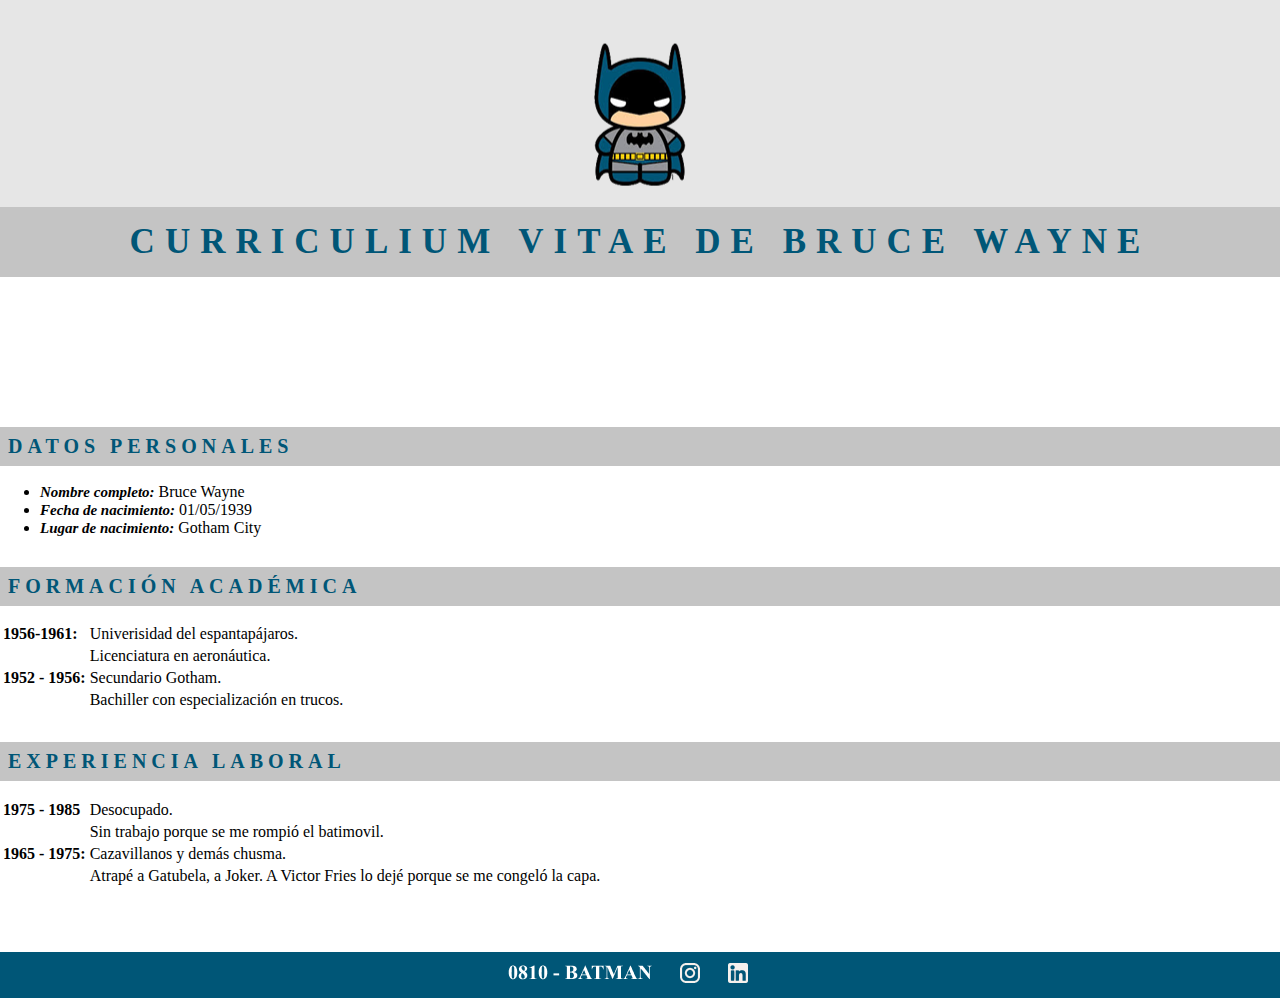
<file: clase 07 practica/root/index.html>
<!DOCTYPE html>
<html lang="es">
  <head>
    <meta charset="UTF-8" />
    <meta http-equiv="X-UA-Compatible" content="IE=edge"/>
    <meta name="viewport" content="width=device-width, initial-scale=1.0"/>
    <link rel="stylesheet" href="./css/styles.css"/>
    <title>Curriculum Vitae</title>
  </head>
  <body>

    <header>
      <a href="#"><img src="./css/img/logo batman.png" alt="Batman"/></a>
    </header>
    <h1>Curriculium Vitae de Bruce Wayne</h1>
    
    <h2>Datos Personales</h2>
    <article>
      <ul>
        <li><span class="boldItalic">Nombre completo:</span> Bruce Wayne</li>
        <li><span class="boldItalic">Fecha de nacimiento:</span> 01/05/1939</li>
        <li>
          <span class="boldItalic">Lugar de nacimiento:</span> Gotham City
        </li>
      </ul>
    </article>

    <h2>Formación Académica</h2>
    <table>
      <tr>
        <td><b>1956-1961:</b></td>
        <td>Univerisidad del espantapájaros.</td>
      </tr>
      <tr>
        <td></td>
        <td>Licenciatura en aeronáutica.</td>
      </tr>

      <tr>
        <td><b>1952 - 1956:</b></td>
        <td>Secundario Gotham.</td>
      </tr>
      <tr>
        <td></td>
        <td>Bachiller con especialización en trucos.</td>
      </tr>
    </table>

    <h2>Experiencia Laboral</h2>
    <table>
      <tr>
        <td><b>1975 - 1985</b></td>
        <td>Desocupado.</td>
      </tr>
      <tr>
        <td></td>
        <td>Sin trabajo porque se me rompió el batimovil.</td>
      </tr>
      <tr>
        <td><b>1965 - 1975:</b></td>
        <td>Cazavillanos y demás chusma.</td>
      </tr>
      <tr>
        <td></td>
        <td>
          Atrapé a Gatubela, a Joker. A Victor Fries lo dejé porque se me
          congeló la capa.
        </td>
      </tr>
    </table>

    <footer>
      <table class="table-footer">
        <tr>
          <td class="footer">
            <a href=""><img src="./css/img/0810 - BATMAN.png" alt="Batman footer">
            </a>
          </td>
          <td class="footer">
            <a href="https://www.instagram.com/" target="_blank">
              <img src="./css/img/ico_instagram.png" alt="Instagram">
            </a>
          </td>
          <td class="footer">
            <a href="https://www.linkedin.com/" target="_blank">
              <img src="./css/img/ico_linkedin.png" alt="Linkedin">
            </a>
          </td>
        </tr>
      </table>

  </body>
</html>
</file>
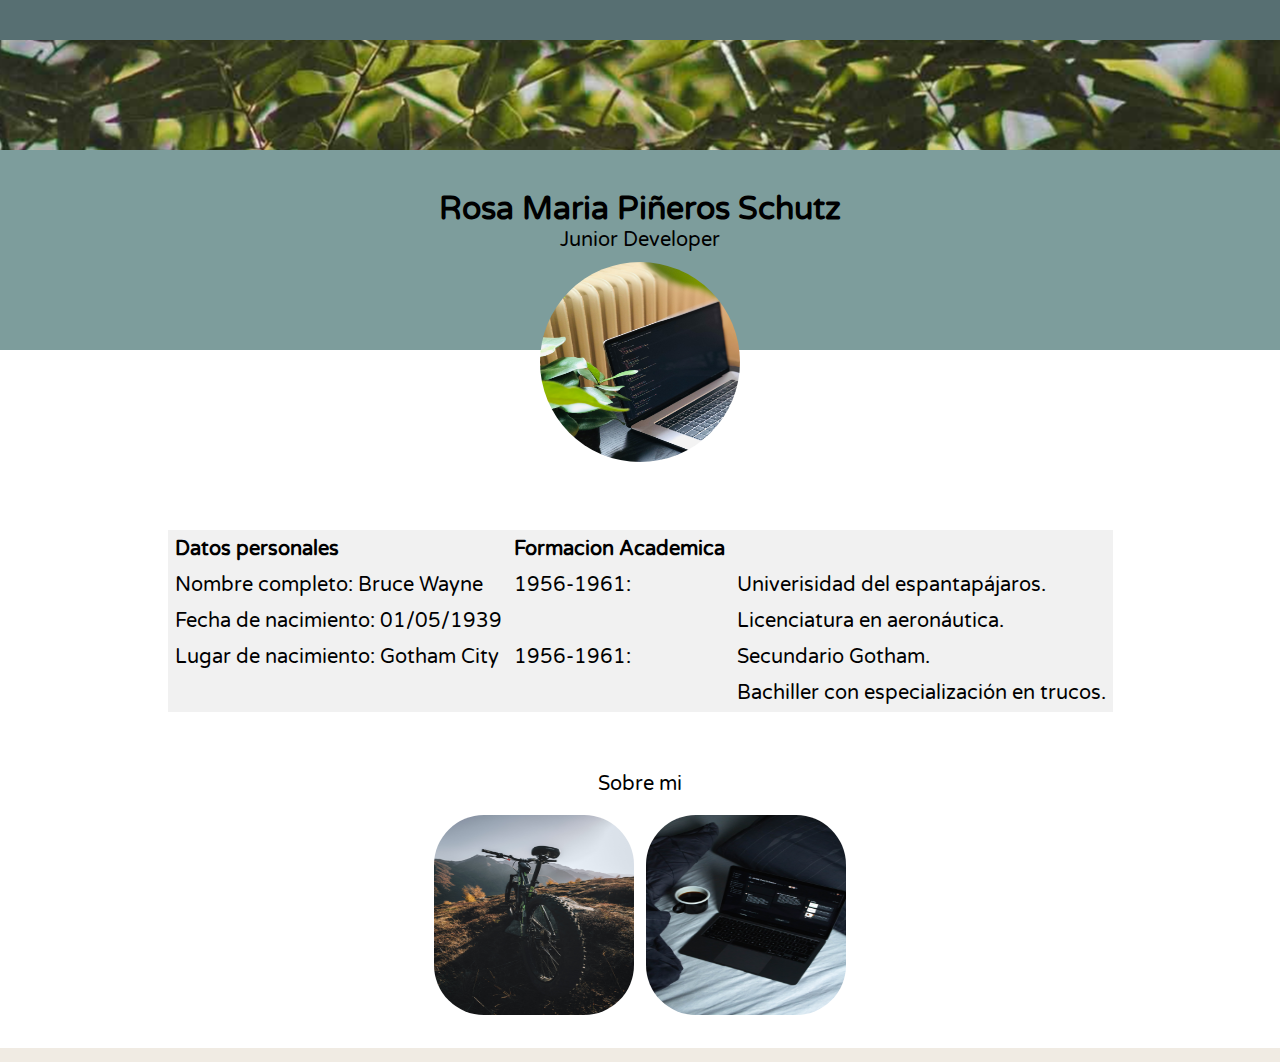
<file: clase 8 practica/root/index.html>
<!DOCTYPE html>
<html lang="en">
  <head>
    <meta charset="UTF-8" />
    <meta http-equiv="X-UA-Compatible" content="IE=edge" />
    <meta name="viewport" content="width=device-width, initial-scale=1.0" />
    <title>Curriculum vitae</title>
    <link
      rel="stylesheet"
      href="https://cdnjs.cloudflare.com/ajax/libs/font-awesome/6.1.2/css/all.min.css"
      integrity="sha512-1sCRPdkRXhBV2PBLUdRb4tMg1w2YPf37qatUFeS7zlBy7jJI8Lf4VHwWfZZfpXtYSLy85pkm9GaYVYMfw5BC1A=="
      crossorigin="anonymous"
      referrerpolicy="no-referrer"
    />
    <link rel="preconnect" href="https://fonts.googleapis.com" />
    <link rel="preconnect" href="https://fonts.gstatic.com" crossorigin />
    <link
      href="https://fonts.googleapis.com/css2?family=Varela+Round&display=swap"
      rel="stylesheet"
    />
    <link rel="stylesheet" href="./css/styles.css" />
  </head>
  <body>
    <header>
      <div class="div-header">
        <i class="fa-solid fa-dog"></i>
      </div>
      <div>
        <p id="banner-header"></p>
      </div>
      <div class="color">
        <h1 class="centrar-texto">Rosa Maria Piñeros Schutz</h1>
        <p class="centrar-texto">Junior Developer</p>
        <img
          class="img-header"
          src="./css/img/emil-priver-_v9q7v7IX6g-unsplash.jpg"
          alt=""
        />
      </div>
    </header>

    <div>
      <table class="table_uno">
        <tr>
          <th>Datos personales</th>
          <th>Formacion Academica</th>
        </tr>
        <tr>
          <td>Nombre completo: Bruce Wayne</td>
          <td>1956-1961:</td>
          <td>Univerisidad del espantapájaros.</td>
        </tr>

        <tr>
          <td>Fecha de nacimiento: 01/05/1939</td>
          <td></td>
          <td>Licenciatura en aeronáutica.</td>
        </tr>
        <tr>
          <td>Lugar de nacimiento: Gotham City</td>
          <td>1956-1961:</td>
          <td>Secundario Gotham.</td>
        </tr>
        <tr>
          <td></td>
          <td></td>
          <td>Bachiller con especialización en trucos.</td>
        </tr>
      </table>
    </div>
    <table class="table_dos">
      <tr>
        <a href="./sobreMi.html"><p class="mover">Sobre mi</p></a>
      </tr>
      <tr>
        <td></td>
        <td>
          <img class="img-hobbies"
            src="./css/img/eberhard-grossgasteiger-8lDkmXnKo7s-unsplash.jpg"
            alt="Bicicleta"
          />
        </td>
        <td>
          <img class="img-hobbies"
            src="./css/img/walling-XLqiL-rz4V8-unsplash.jpg"
            alt="Programando"
          />
        </td>
        <td></td>
      </tr>
    </table>
    <footer>
      <table>
        <tr>
          <td class="footer">
            <a
              href="https://github.com/estudiosSchuz"
              target="_blank"
              alt="Github"
              ><i class="fa-brands fa-github"></i
            ></a>
          </td>
          <td class="footer">
            <a href="https://www.facebook.com/" target="_blank" alt="Facebook"
              ><i class="fa-brands fa-facebook-f"></i
            ></a>
          </td>
          <td class="footer">
            <a href="https://www.instagram.com/" target="_blank" alt="Instagram"
              ><i class="fa-brands fa-instagram"></i
            ></a>
          </td>
        </tr>
      </table>
    </footer>
  </body>
</html>
</file>
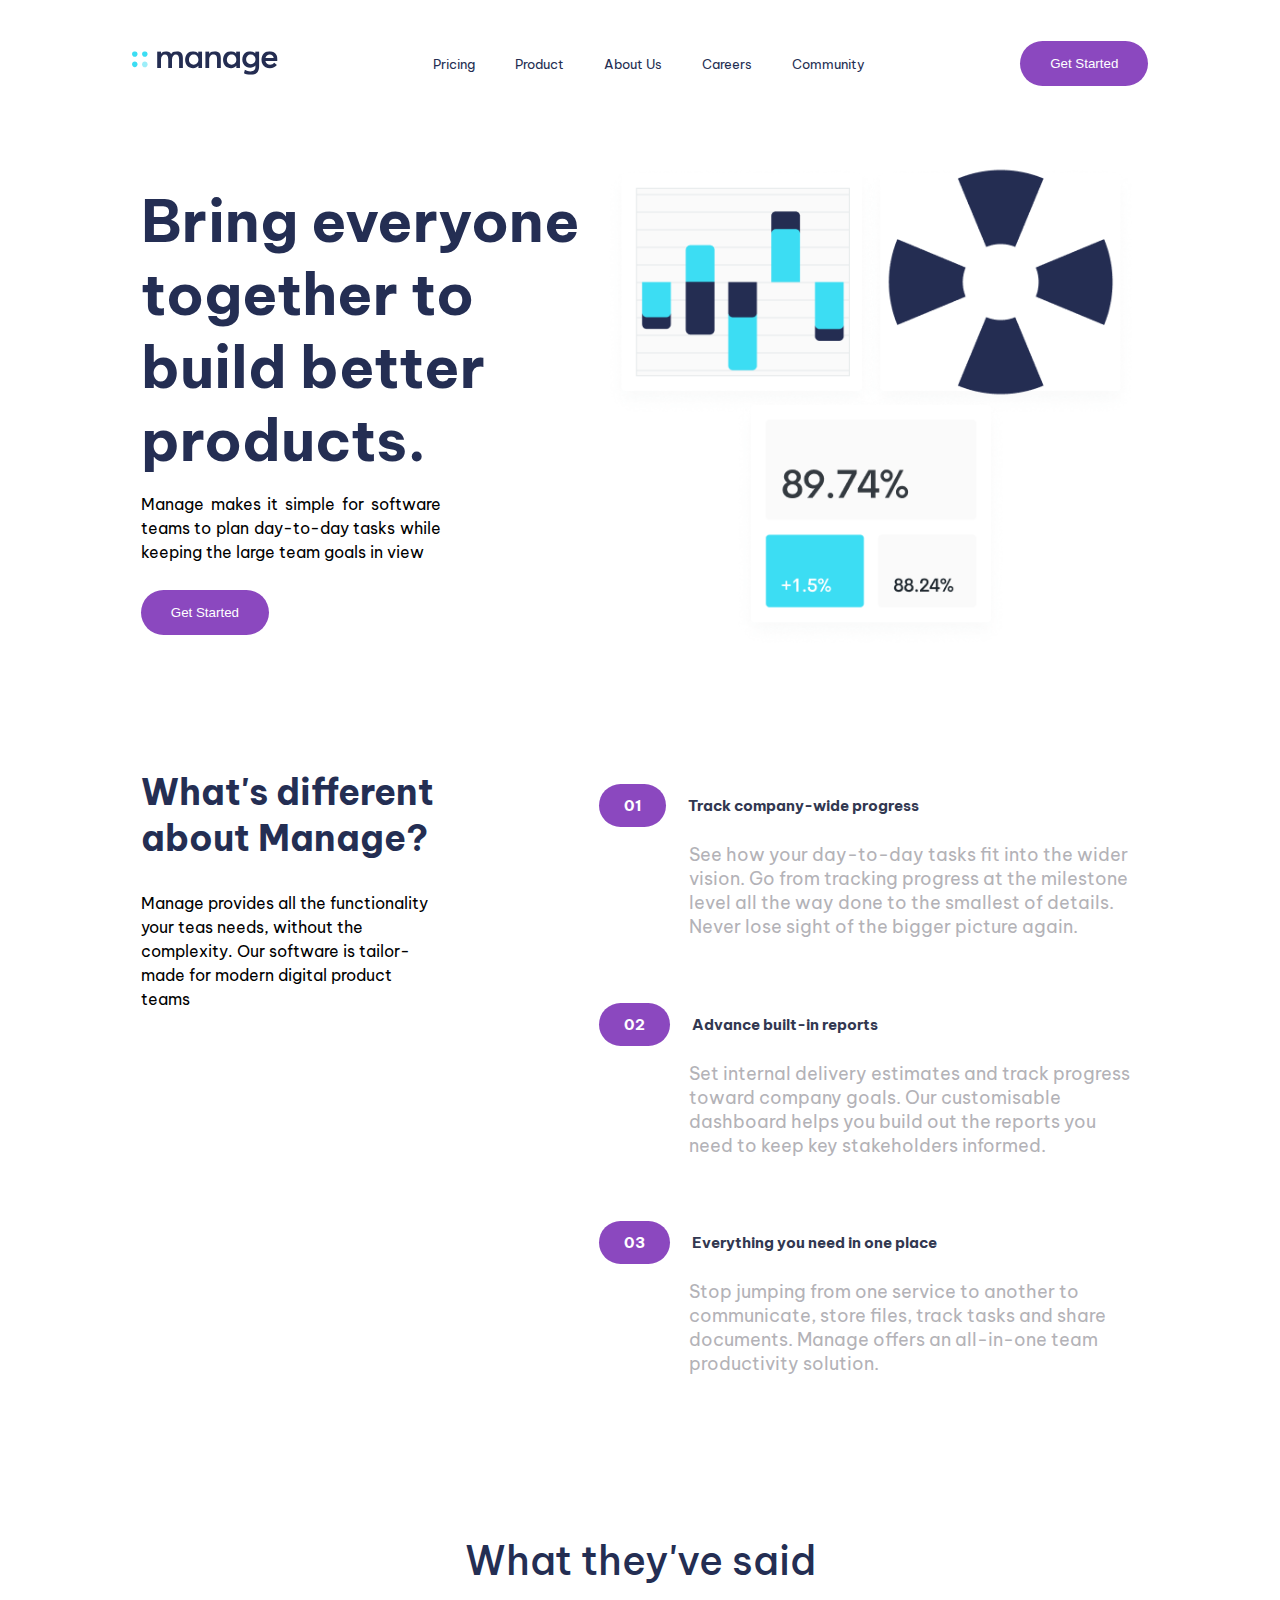
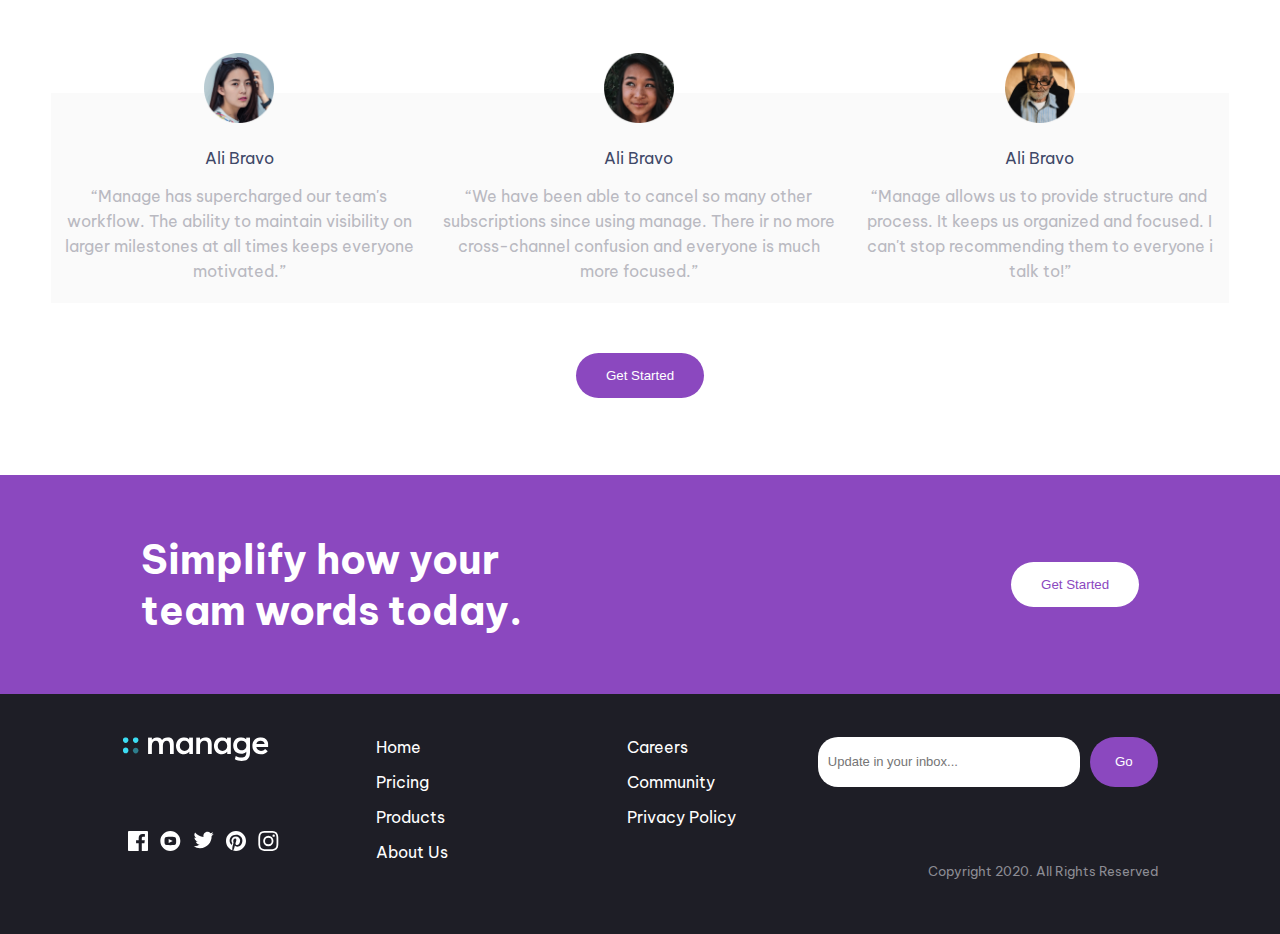
<file: Frontend-parcial/root/index.html>
<!DOCTYPE html>
<html lang="en">
  <head>
    <meta charset="UTF-8" />
    <meta http-equiv="X-UA-Compatible" content="IE=edge" />
    <meta name="viewport" content="width=device-width, initial-scale=1.0" />
    <title>Rosa Piñeros - C6 Parcial front end</title>
    <link
      rel="stylesheet"
      href="https://cdnjs.cloudflare.com/ajax/libs/font-awesome/6.2.0/css/all.min.css"
      integrity="sha512-xh6O/CkQoPOWDdYTDqeRdPCVd1SpvCA9XXcUnZS2FmJNp1coAFzvtCN9BmamE+4aHK8yyUHUSCcJHgXloTyT2A=="
      crossorigin="anonymous"
      referrerpolicy="no-referrer"
    />
    <link rel="stylesheet" href="./css/styles.css" />
  </head>
  <body>
    <header>
      <img src="./css/img/logo.svg" alt="logo manage" />
      <nav>
        <ul class="ul-header">
          <li><a class="a-nav-header" href="./Construccion.html" target="_blank">Pricing</a></li>
          <li><a class="a-nav-header" href="./Construccion.html" target="_blank">Product</a></li>
          <li><a class="a-nav-header" href="./Construccion.html" target="_blank">About Us</a></li>
          <li><a class="a-nav-header" href="./Construccion.html" target="_blank">Careers</a></li>
          <li><a class="a-nav-header" href="./Construccion.html" target="_blank">Community</a></li>
        </ul>
      </nav>
      <a href="./Construccion.html" target="_blank"><button id="button-mobile" class="button">Get Started</button></a>
      <i class="fa-solid fa-bars"></i>
    </header>

    <main>
      <section class="main-section-1">
        <h1>Bring everyone together to build better products.</h1>
        <p>
          Manage makes it simple for software teams to plan day-to-day tasks
          while keeping the large team goals in view
        </p>
        <a href="./Construccion.html" target="_blank"><button class="button">Get Started</button></a> 
      </section>

      <section class="main-section-2">
        <img src="./css/img/Ilustracion.png" alt="img-main" />
      </section>
    </main>

    <section class="section-2">
      <article class="art1-section-2">
        <h2>What's different about Manage?</h2>
        <p>
          Manage provides all the functionality your teas needs, without the
          complexity. Our software is tailor-made for modern digital product
          teams
        </p>
      </article>

      <article>

        <div class="div-art2-sect2">
          <h5 class="h5-01">Track company-wide progress</h5>
          <p class="p-art2-section2">
            See how your day-to-day tasks fit into the wider vision. Go from tracking progress at the milestone level all the way done to the smallest of details. Never lose sight of the bigger picture again.
          </p>
        </div>

        <div class="div-art2-sect2">
          <h5 class="h5-02">Advance built-in reports</h5>
          <p class="p-art2-section2">
            Set internal delivery estimates and track progress toward company goals. Our customisable dashboard helps you build out the reports you need to keep key stakeholders informed.
          </p>
        </div>

      <div class="div-art2-sect2">
        <h5 class="h5-03">Everything you need in one place</h5>
        <p class="p-art2-section2">
          Stop jumping from one service to another to communicate, store files, track tasks and share documents. Manage offers an all-in-one team productivity solution.
        </p>
      </div>

      </article>
    </section>

    <section class="sectionCards">
      <div>
        <h2 class="cards-title">What they've said</h2>
      </div>

      <article class="article-cards">
        <div class="card desktop-card">
          <img class="img-card" src="./css/img/avatar-anisha.png" alt="Ali Bravo" />
          <div class="card2">
            <h2>Ali Bravo</h2>
            <p>
              “Manage has supercharged our team's workflow. The ability to
              maintain visibility on larger milestones at all times keeps
              everyone motivated.”
            </p>
          </div>
        </div>

        <div class="card">
          <img class="img-card" src="./css/img/avatar-ali.png" alt="Ali Bravo" />
          <div class="card2">
            <h2>Ali Bravo</h2>
            <p>
              “We have been able to cancel so many other subscriptions since
              using manage. There ir no more cross-channel confusion and
              everyone is much more focused.”
            </p>
          </div>
        </div>

        <div class="card desktop-card">
          <img class="img-card" src="./css/img/avatar-richard.png" alt="Ali Bravo" />
          <div class="card2">
            <h2>Ali Bravo</h2>
            <p>
              “Manage allows us to provide structure and process. It keeps us
              organized and focused. I can't stop recommending them to everyone
              i talk to!”
            </p>
          </div>
        </div>
      </article>

      <div class="button-cards">
        <a href="./Construccion.html" target="_blank"><button class="button">Get Started</button></a>
      </div>
    </section>

    <section class="section3">
      <h2>Simplify how your team words today.</h2>
      <div class="section3-button">
        <a href="./Construccion.html" target="_blank"><button id="button-white">Get Started</button></a>
      </div>
    </section>

    <footer>
      <section class="section1-footer">
        <img src="./css/img/LogoBlanco.svg" alt="logo manage" />
        <ul>
          <li><a href="https://www.facebook.com/" target="_blank"><img src="./css/img/icon-facebook.svg" alt="icon-facebook" /></a></li>
          <li><a href="https://www.youtube.com/" target="_blank" ><img src="./css/img/icon-youtube.svg" alt="icon-youtube" /></a></li>
          <li><a href="https://twitter.com/" target="_blank"><img src="./css/img/icon-twitter.svg" alt="icon-twitter" /></a></li>
          <li><a href="https://www.pinterest.es/" target="_blank"><img src="./css/img/icon-pinterest.svg" alt="icon-pinterest" /></a></li>
          <li><a href="https://www.instagram.com/" target="_blank"><img src="./css/img/icon-instagram.svg" alt="icon-instagram" /></a></li>
        </ul>
      </section>

      <section class="section2-footer">
        <section class="list1-footer">
          <ul>
            <li><a href="./Construccion.html" target="_blank">Home</a></li>
            <li><a href="./Construccion.html" target="_blank">Pricing</a></li>
            <li><a href="./Construccion.html" target="_blank">Products</a></li>
            <li><a href="./Construccion.html" target="_blank">About Us</a></li>
          </ul>
        </section>

        <section class="list2-footer">
          <ul>
            <li><a href="./Construccion.html" target="_blank">Careers</a></li>
            <li><a href="./Construccion.html" target="_blank">Community</a></li>
            <li><a href="./Construccion.html" target="_blank">Privacy Policy</a></li>
          </ul>
        </section>
      </section>

      <section class="section3-footer">
        <form action="./data/form.php" method="POST">
          <input
            type="email"
            name="email"
            id="email"
            placeholder="Update in your inbox..."
          />
          <button class="button-small" type="submit">Go</button>
        </form>
        <p class="copyright-desktop">Copyright 2020. All Rights Reserved</p>
      </section>
      <p class="copyright-mobile">Copyright 2020. All Rights Reserved</p>
    </footer>
  </body>
</html>
</file>
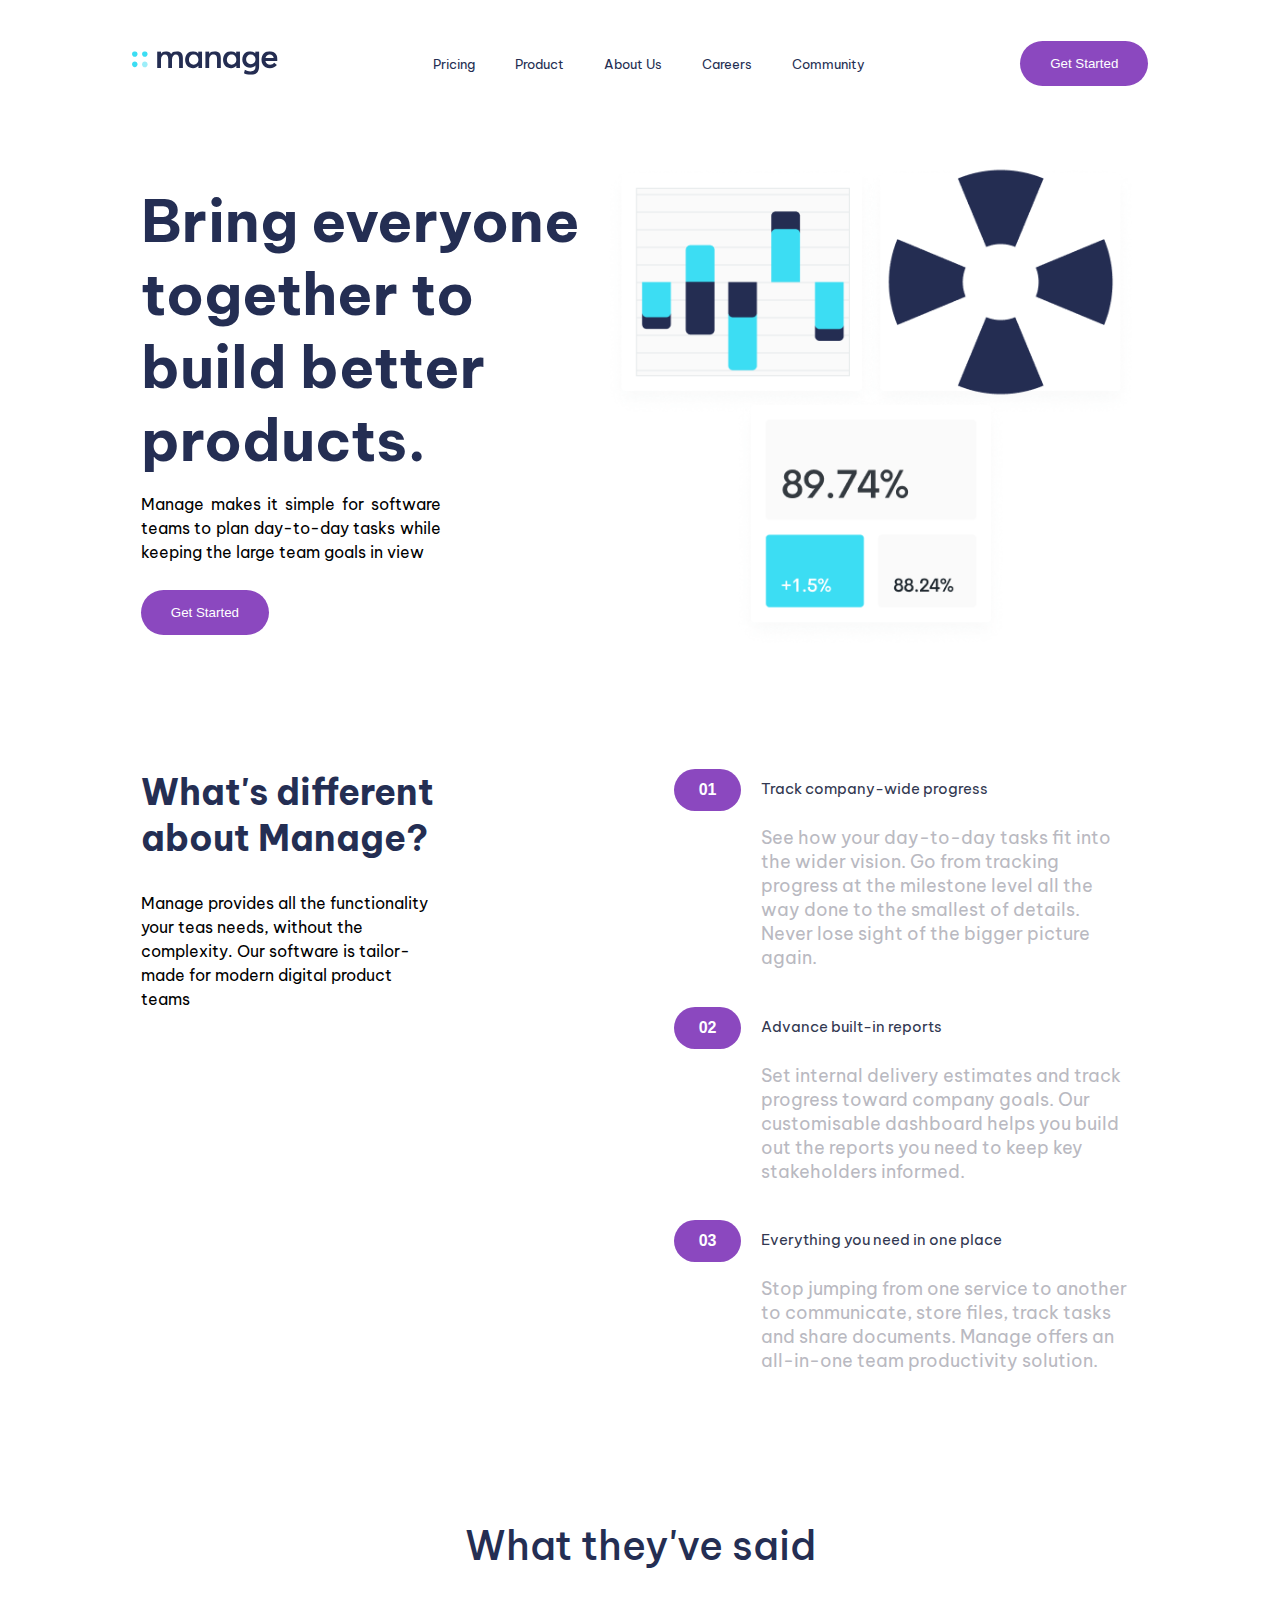
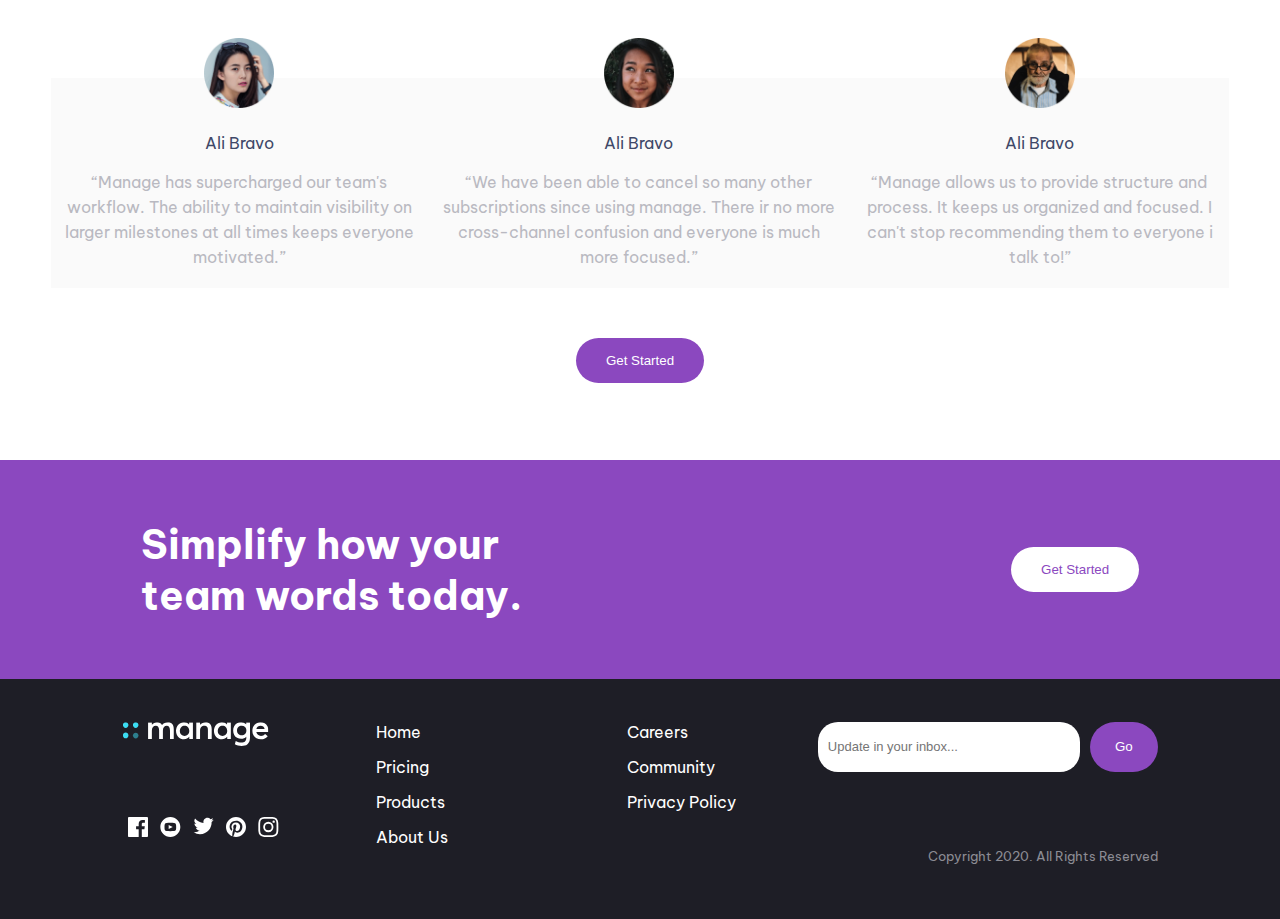
<file: Rosa-Piñeros/root/index.html>
<!DOCTYPE html>
<html lang="en">
  <head>
    <meta charset="UTF-8" />
    <meta http-equiv="X-UA-Compatible" content="IE=edge" />
    <meta name="viewport" content="width=device-width, initial-scale=1.0" />
    <link
      rel="stylesheet"
      href="https://cdnjs.cloudflare.com/ajax/libs/font-awesome/6.2.0/css/all.min.css"
      integrity="sha512-xh6O/CkQoPOWDdYTDqeRdPCVd1SpvCA9XXcUnZS2FmJNp1coAFzvtCN9BmamE+4aHK8yyUHUSCcJHgXloTyT2A=="
      crossorigin="anonymous"
      referrerpolicy="no-referrer"
    />
    <link rel="stylesheet" href="./css/styles.css" />
    <title>Rosa Piñeros - C6 Parcial front</title>
  </head>
  <body>

    <header class="header">
      <img src="./css/img/logo.svg" alt="logo manage" />
      <nav>
        <ul class="ul-header">
          <li><a class="a-nav-header" href="#">Pricing</a></li>
          <li><a class="a-nav-header" href="#">Product</a></li>
          <li><a class="a-nav-header" href="#">About Us</a></li>
          <li><a class="a-nav-header" href="#">Careers</a></li>
          <li><a class="a-nav-header" href="#">Community</a></li>
        </ul>
      </nav>
      <button id="button-header" class="button">Get Started</button>
      <i class="fa-solid fa-bars"></i>
    </header>


    <main>
      <section class="main-section-1">
        <h1>Bring everyone together to build better products.</h1>
        <p>
          Manage makes it simple for software teams to plan day-to-day tasks
          while keeping the large team goals in view
        </p>
        <a href="#"><button class="button">Get Started</button></a>
      </section>

      <section class="main-section-2">
        <img src="./css/img/Ilustracion.png" alt="img-main" />
      </section>
    </main>



    <section class="section-2">
      <article class="art1-section-2">
        <h2>What's different about Manage?</h2>
        <p>
          Manage provides all the functionality your teas needs, without the
          complexity. Our software is tailor-made for modern digital product
          teams
        </p>
      </article>

      <article>
        <div class="div-art2-sect2">
          <div class="title-art2-sect2">
            <button class="button-list">01</button>
            <h5 class="h5-mobile">Track company-wide progress</h5>
          </div>
          <div class="container-text">
            <h5 class="h5-desktop">Track company-wide progress</h5>
            <p>
              See how your day-to-day tasks fit into the wider vision. Go from
              tracking progress at the milestone level all the way done to the
              smallest of details. Never lose sight of the bigger picture again.
            </p>
          </div>
        </div>

        <div class="div-art2-sect2">
          <div class="title-art2-sect2">
            <button class="button-list">02</button>
            <h5 class="h5-mobile">Advance built-in reports</h5>
          </div>
          <div class="container-text">
            <h5 class="h5-desktop">Advance built-in reports</h5>
            <p>
              Set internal delivery estimates and track progress toward company
              goals. Our customisable dashboard helps you build out the reports
              you need to keep key stakeholders informed.
            </p>
          </div>
        </div>

        <div class="div-art2-sect2">
          <div class="title-art2-sect2">
            <button class="button-list">03</button>
            <h5 class="h5-mobile">Everything you need in one place</h5>
          </div>
          <div class="container-text">
            <h5 class="h5-desktop">Everything you need in one place</h5>
            <p>
              Stop jumping from one service to another to communicate, store
              files, track tasks and share documents. Manage offers an
              all-in-one team productivity solution.
            </p>
          </div>
        </div>
      </article>
    </section>



    <section class="sectionCards">
      <div>
        <h2 class="cards-title">What they've said</h2>
      </div>

      <article class="article-cards">
        <div class="card desktop-card">
          <img class="img-card" src="./css/img/avatar-anisha.png" alt="" />
          <div class="card2">
            <h2>Ali Bravo</h2>
            <p>
              “Manage has supercharged our team's workflow. The ability to
              maintain visibility on larger milestones at all times keeps
              everyone motivated.”
            </p>
          </div>
        </div>

        <div class="card">
          <img class="img-card" src="./css/img/avatar-ali.png" alt="" />
          <div class="card2">
            <h2>Ali Bravo</h2>
            <p>
              “We have been able to cancel so many other subscriptions since
              using manage. There ir no more cross-channel confusion and
              everyone is much more focused.”
            </p>
          </div>
        </div>

        <div class="card desktop-card">
          <img class="img-card" src="./css/img/avatar-richard.png" alt="" />
          <div class="card2">
            <h2>Ali Bravo</h2>
            <p>
              “Manage allows us to provide structure and process. It keeps us
              organized and focused. I can't stop recommending them to everyone
              i talk to!”
            </p>
          </div>
        </div>
      </article>

      <div class="button-cards">
        <button class="button">Get Started</button>
      </div>
    </section>



    <section class="section3">
      <h2>Simplify how your team words today.</h2>
      <div class="section3-button">
        <button id="button-white">Get Started</button>
      </div>
    </section>



    <footer>
      <section class="section1-footer">
        <img src="./css/img/LogoBlanco.svg" alt="logo manage" />
        <ul>
          <li><img src="./css/img/icon-facebook.svg" alt="icon-facebook" /></li>
          <li><img src="./css/img/icon-youtube.svg" alt="icon-youtube" /></li>
          <li><img src="./css/img/icon-twitter.svg" alt="icon-twitter" /></li>
          <li>
            <img src="./css/img/icon-pinterest.svg" alt="icon-pinterest" />
          </li>
          <li>
            <img src="./css/img/icon-instagram.svg" alt="icon-instagram" />
          </li>
        </ul>
      </section>

      <section class="section2-footer">
        <section class="ul1-footer">
          <ul>
            <li><a href="#">Home</a></li>
            <li><a href="#">Pricing</a></li>
            <li><a href="#">Products</a></li>
            <li><a href="#">About Us</a></li>
          </ul>
        </section>

        <section class="ul2-footer">
          <ul>
            <li><a href="#">Careers</a></li>
            <li><a href="#">Community</a></li>
            <li><a href="#">Privacy Policy</a></li>
          </ul>
        </section>
      </section>

      <section class="section3-footer">
        <form action="./datos.php" method="POST">
          <input
            type="email"
            name="email"
            id="email"
            placeholder="Update in your inbox..."
          />
          <button class="button-small" type="submit">Go</button>
        </form>

        <p class="copyright-desktop">Copyright 2020. All Rights Reserved</p>
      </section>
      <p class="copyright-mobile">Copyright 2020. All Rights Reserved</p>
    </footer>
  </body>
</html>
</file>
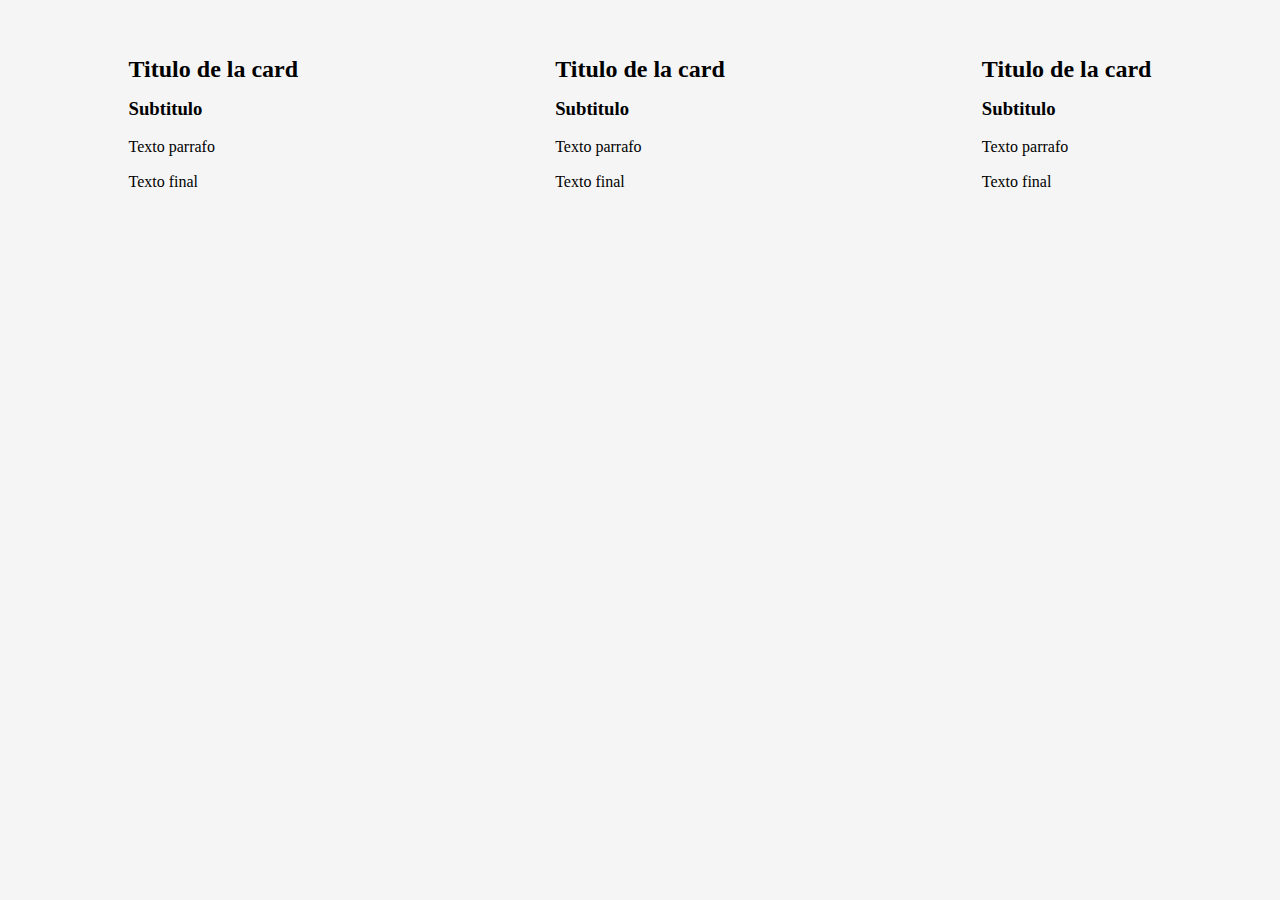
<file: clase_9/cards.html>
<!DOCTYPE html>
<html lang="en">
<head>
    <meta charset="UTF-8">
    <meta http-equiv="X-UA-Compatible" content="IE=edge">
    <meta name="viewport" content="width=device-width, initial-scale=1.0">
    <link rel="stylesheet" href="./css/styles.css">
    <title>Cards flex</title>
</head>
<body>
    <main>
        <article class="card">
            <h2>Titulo de la card</h2>
            <h3>Subtitulo</h3>
            <p>Texto parrafo</p>
            <p>Texto final</p>
        </article>
        <article class="card">
            <h2>Titulo de la card</h2>
            <h3>Subtitulo</h3>
            <p>Texto parrafo</p>
            <p>Texto final</p>
        </article>
        <article class="card">
            <h2>Titulo de la card</h2>
            <h3>Subtitulo</h3>
            <p>Texto parrafo</p>
            <p>Texto final</p>
        </article>
    </main>
</body>
</html>
</file>
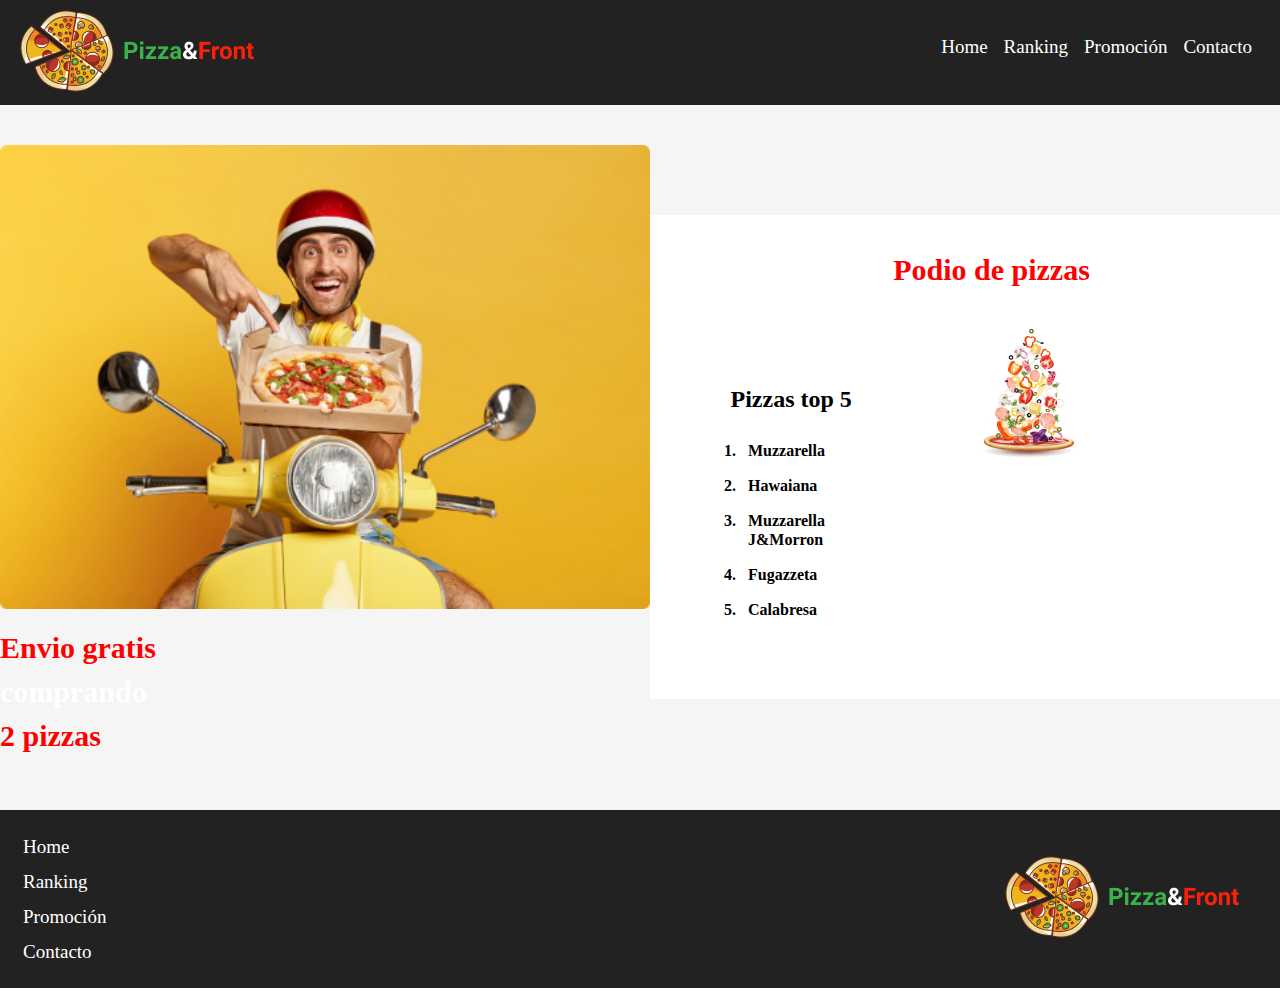
<file: clase_9/pizza.html>
<!DOCTYPE html>
<html lang="en">
  <head>
    <meta charset="UTF-8" />
    <meta http-equiv="X-UA-Compatible" content="IE=edge" />
    <meta name="viewport" content="width=device-width, initial-scale=1.0" />
    <link rel="stylesheet" href="./css/styles.css" />
    <title>Pizza&Font</title>
  </head>
  <body>
    <header>
      <div>
        <img src="./css/img/Logo.png" alt="logo-pizza" />
      </div>
      <nav>
        <ul class="ul-header">
          <li><a href="#">Home</a></li>
          <li><a href="#">Ranking</a></li>
          <li><a href="#">Promoción</a></li>
          <li><a href="#">Contacto</a></li>
        </ul>
      </nav>
    </header>
    <main>
      <div class="delivery">
        <img class="img-moto" src="./css/img/delivery.jpg" alt="delivery">
          <h2 class="font-rojo h2-delivery">Envio gratis</h2>
          <h2 class="font-blanco h2-delivery">comprando</h2>
          <h2 class="font-rojo h2-delivery">2 pizzas</h2>
      </div>

      <div class="podio-fondo">
        <h2 class="podio-h2">Podio de pizzas</h2>
        <div class="podio-pizzas">
          <div>
            <h3 class="h3-podio">Pizzas top 5</h3>
            <ol>
              <li>Muzzarella</li>
              <li>Hawaiana</li>
              <li>Muzzarella J&Morron</li>
              <li>Fugazzeta</li>
              <li>Calabresa</li>
            </ol>
          </div>
          <div class="pizza">
            <img src="./css/img/PizzaFalling.jpg" alt="pizza" />
          </div>
        </div>
      </div>
    </main>
    <footer>
        <ul class="ul-footer">
          <li><a href="#">Home</a></li>
          <li><a href="#">Ranking</a></li>
          <li><a href="#">Promoción</a></li>
          <li><a href="#">Contacto</a></li>
        </ul>
      <div>
        <img src="./css/img/Logo.png" alt="logo-pizza" />
      </div>
    </footer>
  </body>
</html>
</file>
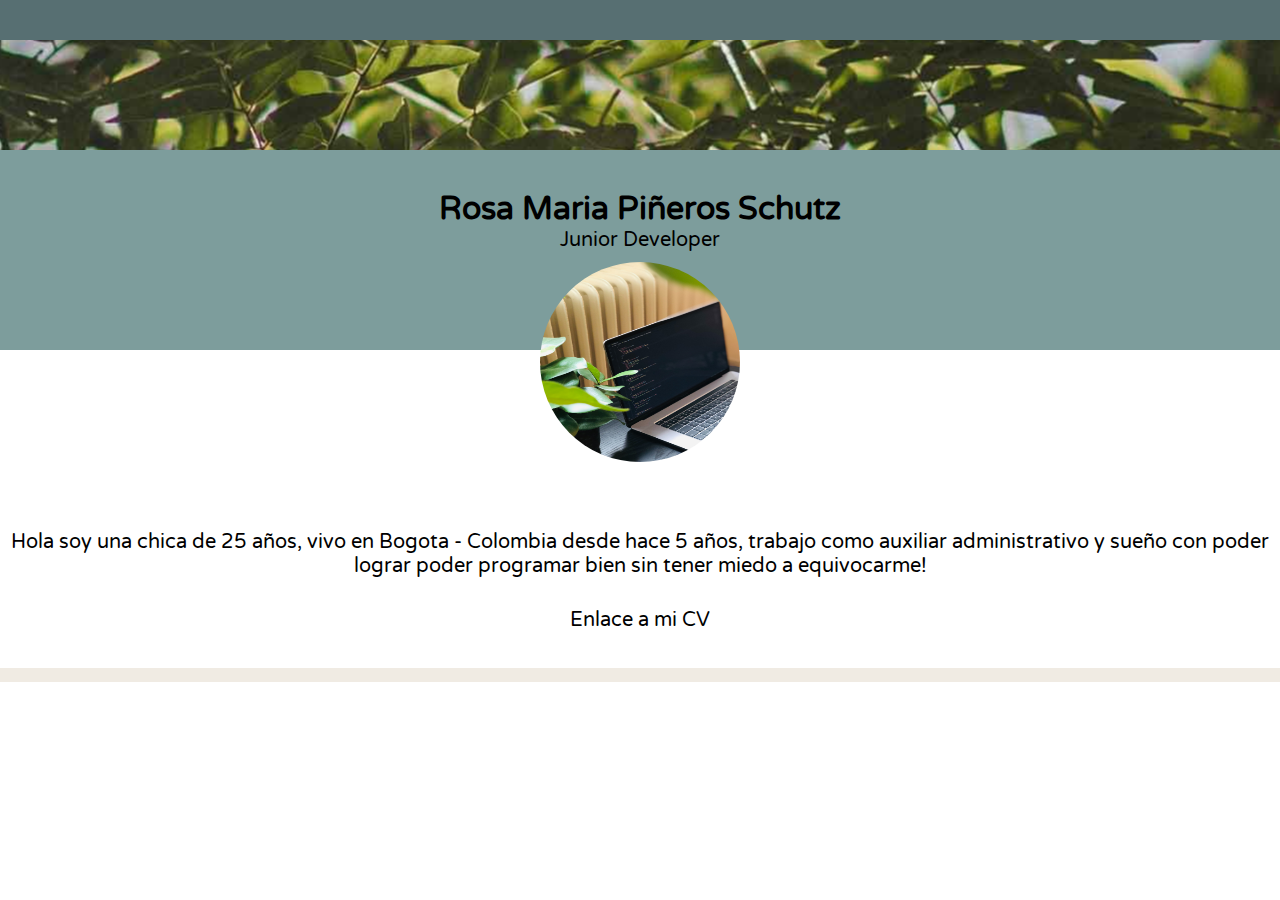
<file: clase 8 practica/root/sobreMi.html>
<!DOCTYPE html>
<html lang="en">
  <head>
    <meta charset="UTF-8" />
    <meta http-equiv="X-UA-Compatible" content="IE=edge" />
    <meta name="viewport" content="width=device-width, initial-scale=1.0" />
    <title>Sobre mi</title>
    <link
      rel="stylesheet"
      href="https://cdnjs.cloudflare.com/ajax/libs/font-awesome/6.1.2/css/all.min.css"
      integrity="sha512-1sCRPdkRXhBV2PBLUdRb4tMg1w2YPf37qatUFeS7zlBy7jJI8Lf4VHwWfZZfpXtYSLy85pkm9GaYVYMfw5BC1A=="
      crossorigin="anonymous"
      referrerpolicy="no-referrer"
    />
    <link rel="preconnect" href="https://fonts.googleapis.com" />
    <link rel="preconnect" href="https://fonts.gstatic.com" crossorigin />
    <link
      href="https://fonts.googleapis.com/css2?family=Varela+Round&display=swap"
      rel="stylesheet"
    />
    <link rel="stylesheet" href="./css/styles.css" />
  </head>
  <body>
    <header>
      <div class="div-header">
        <i class="fa-solid fa-dog"></i>
      </div>
      <div>
        <p id="banner-header"></p>
      </div>
      <div class="color">
        <h1 class="centrar-texto">Rosa Maria Piñeros Schutz</h1>
        <p class="centrar-texto">Junior Developer</p>
        <img
          class="img-header"
          src="./css/img/emil-priver-_v9q7v7IX6g-unsplash.jpg"
          alt=""
        />
      </div>
    </header>

    <section>
        <p>Hola soy una chica de 25 años, vivo en Bogota - Colombia desde hace 5 años, trabajo como auxiliar administrativo y sueño con poder lograr poder programar bien sin tener miedo a equivocarme!</p>
        <br>
        <a id="a" href="./index.html" alt="Mi cv"><p>Enlace a mi CV</p></a>
    </section>

    <footer>
      <table>
        <tr>
          <td class="footer">
            <a
              href="https://github.com/estudiosSchuz"
              target="_blank"
              alt="Github"
              ><i class="fa-brands fa-github"></i
            ></a>
          </td>
          <td class="footer">
            <a href="https://www.facebook.com/" target="_blank" alt="Facebook"
              ><i class="fa-brands fa-facebook-f"></i
            ></a>
          </td>
          <td class="footer">
            <a href="https://www.instagram.com/" target="_blank" alt="Instagram"
              ><i class="fa-brands fa-instagram"></i
            ></a>
          </td>
        </tr>
      </table>
    </footer>
  </body>
</html>
</file>
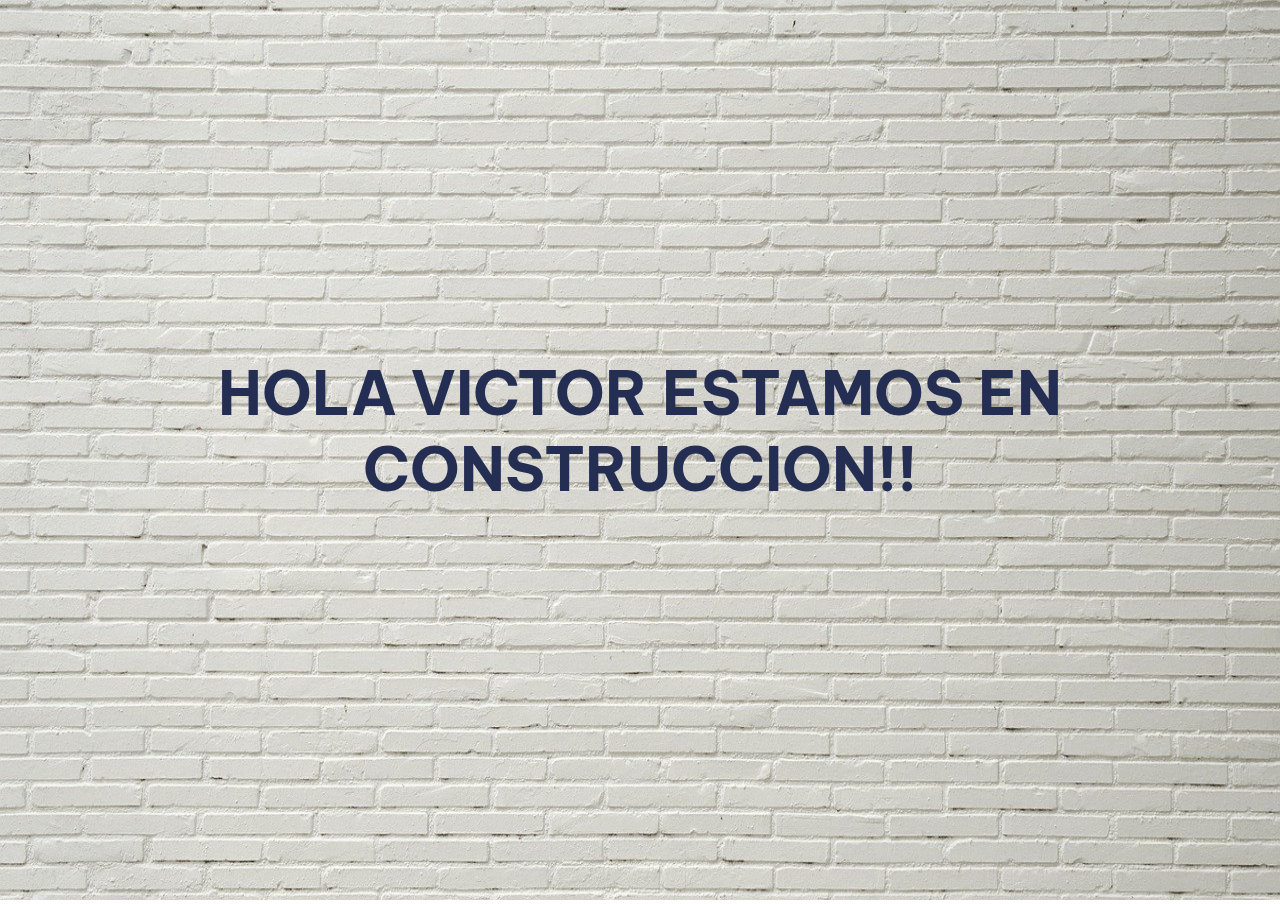
<file: Frontend-parcial/root/Construccion.html>
<!DOCTYPE html>
<html lang="en">
<head>
    <meta charset="UTF-8">
    <meta http-equiv="X-UA-Compatible" content="IE=edge">
    <meta name="viewport" content="width=device-width, initial-scale=1.0">
    <title>Rosa Piñeros</title>
    <link rel="stylesheet" href="./css/styles.css">
</head>
<body>
    <main class="en-contruccion">
        <h1>HOLA VICTOR ESTAMOS EN CONSTRUCCION!!</h1>
        <a href="./index.html"><img src="./css/img/wall-g80fe8e2ab_1280.jpg" alt="cono"></a>    
    </main>
</body>
</html>
</file>
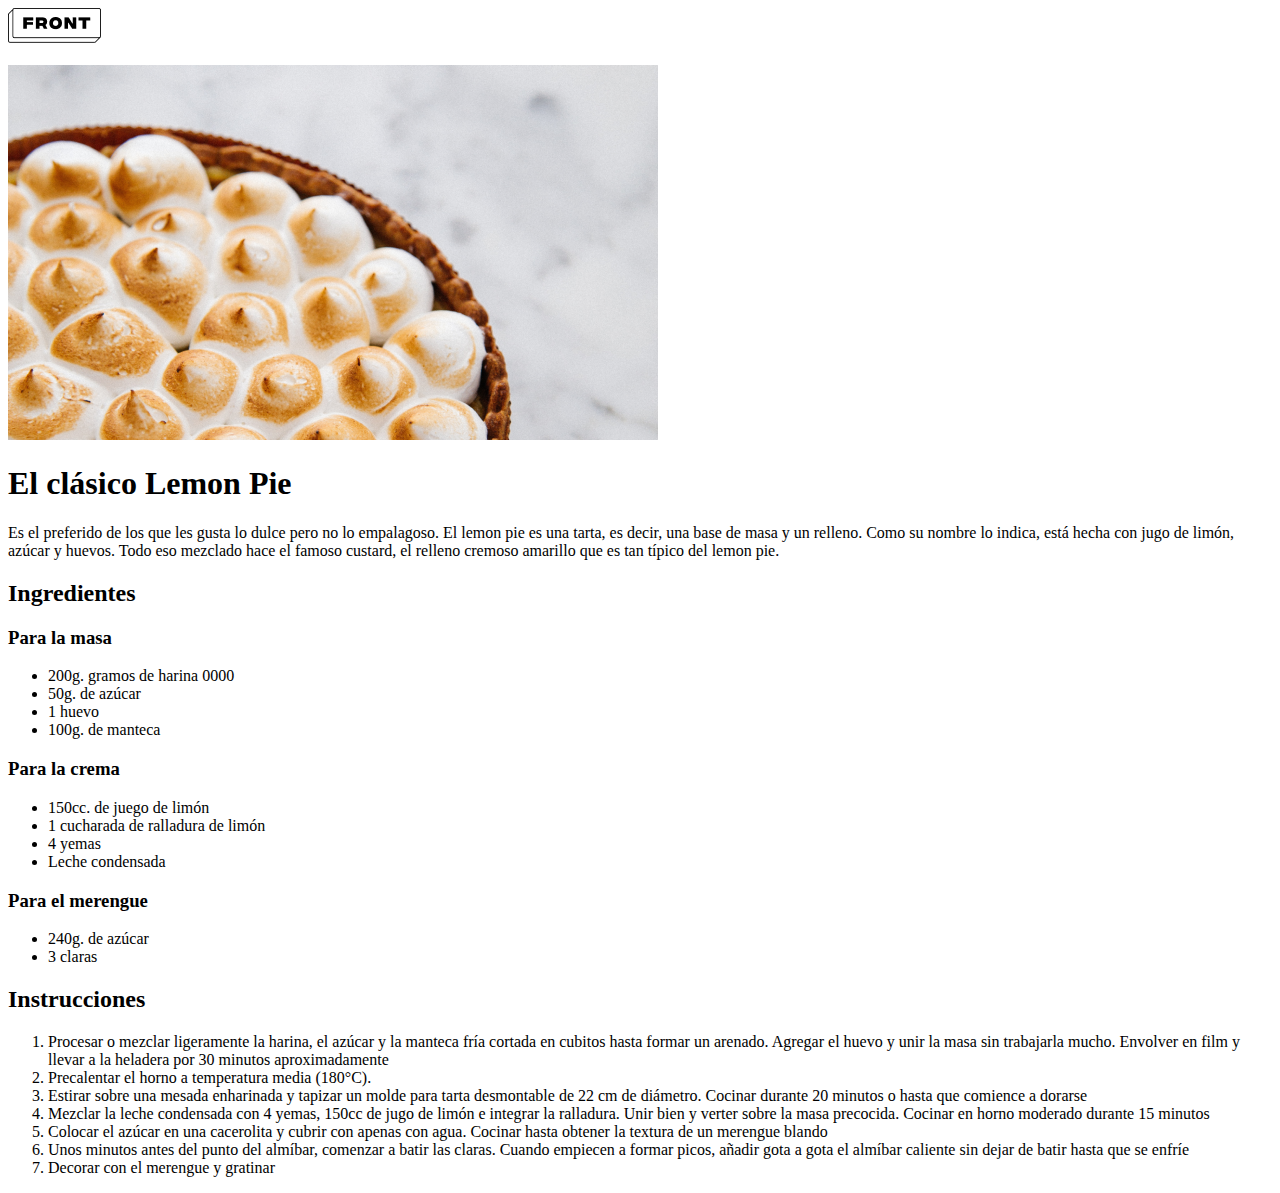
<file: semanaDos_c6/root/indexLemon.html>
<!DOCTYPE html>
<html lang="en">
  <head>
    <meta charset="UTF-8" />
    <meta http-equiv="X-UA-Compatible" content="IE=edge" />
    <meta name="viewport" content="width=device-width, initial-scale=1.0" />
    <title>El clásico Lemon Pie</title>
  </head>
  <body>
    <header>
      <img src="./img/Group.png" alt="logo" srcset="" />
    </header>
    <br />
    <main>
      <img src="./img/lemon-pie 1.png" alt="pie de limon" />
      <h1>El clásico Lemon Pie</h1>
    </main>
    <section>
      <p>
        Es el preferido de los que les gusta lo dulce pero no lo empalagoso. El
        lemon pie es una tarta, es decir, una base de masa y un relleno. Como su
        nombre lo indica, está hecha con jugo de limón, azúcar y huevos. Todo
        eso mezclado hace el famoso custard, el relleno cremoso amarillo que es
        tan típico del lemon pie.
      </p>

      <h2>Ingredientes</h2>
      <h3>Para la masa</h3>
      <ul>
        <li>200g. gramos de harina 0000</li>
        <li>50g. de azúcar</li>
        <li>1 huevo</li>
        <li>100g. de manteca</li>
      </ul>
      <h3>Para la crema</h3>
      <ul>
        <li>150cc. de juego de limón</li>
        <li>1 cucharada de ralladura de limón</li>
        <li>4 yemas</li>
        <li>Leche condensada</li>
      </ul>
      <h3>Para el merengue</h3>
      <ul>
        <li>240g. de azúcar</li>
        <li>3 claras</li>
      </ul>
      <h2>Instrucciones</h2>
      <ol>
        <li>
          Procesar o mezclar ligeramente la harina, el azúcar y la manteca fría
          cortada en cubitos hasta formar un arenado. Agregar el huevo y unir la
          masa sin trabajarla mucho. Envolver en film y llevar a la heladera por
          30 minutos aproximadamente
        </li>
        <li>Precalentar el horno a temperatura media (180°C).</li>
        <li>
          Estirar sobre una mesada enharinada y tapizar un molde para tarta
          desmontable de 22 cm de diámetro. Cocinar durante 20 minutos o hasta
          que comience a dorarse
        </li>
        <li>
          Mezclar la leche condensada con 4 yemas, 150cc de jugo de limón e
          integrar la ralladura. Unir bien y verter sobre la masa precocida.
          Cocinar en horno moderado durante 15 minutos
        </li>
        <li>
          Colocar el azúcar en una cacerolita y cubrir con apenas con agua.
          Cocinar hasta obtener la textura de un merengue blando
        </li>
        <li>
          Unos minutos antes del punto del almíbar, comenzar a batir las claras.
          Cuando empiecen a formar picos, añadir gota a gota el almíbar caliente
          sin dejar de batir hasta que se enfríe
        </li>
        <li>Decorar con el merengue y gratinar</li>
      </ol>
    </section>
  </body>
</html>
</file>
<file: clase 07 practica/root/css/styles.css>
body {
  margin: 0;
  padding: 0;
}

header {
  text-align: center;
  background-color: #e6e6e6;
  padding-top: 40px;
  padding-bottom: 15px;
}

h1 {
  font-family: "Times New Roman", Times, serif;
  font-size: 35px;
  font-weight: bold;
  padding: 15px;
  letter-spacing: 10px;
  text-align: center;
  color: #005677;
  text-transform: uppercase;
  background-color: #c4c4c4;
  margin: 0;
  margin-bottom: 150px;
}

h2 {
  font-family: "Times New Roman", Times, serif;
  font-size: 20px;
  padding: 8px;
  color: #005677;
  background-color: #c4c4c4;
  text-transform: uppercase;
  letter-spacing: 5px;
  margin-top: 30px;
}

.boldItalic {
  font-style: italic;
  font-weight: bold;
  font-size: 15px;
}

td {
  font-family: "Times New Roman", Times, serif;
}

li {
  font-family: "Times New Roman", Times, serif;
}

.footer {
  padding-right: 25px;
}

footer {
  background-color: #005677;
  margin-top: 5%;
  padding: 8px;
}

.table-footer {
  margin: auto;
}
</file>
<file: clase 8 practica/root/css/styles.css>
body {
    margin: 0;
    padding: 0;
    font-family: 'Varela Round', sans-serif;
}

header {
    margin: 0%;
}

#banner-header {
    background-image: url(./img/pexels-natalie-3810880.jpg);
    margin:0;
    height: 100px;
    background-repeat: no-repeat;
    background-position:center center;
    max-width: 100%;
}

.centrar-texto{
    text-align: center;
    margin-bottom: 0px;
}

h1 {
    margin: 0px;
    padding-top: 40px;
}
p {
    margin: 0px;
    font-size: 20px;
    padding-bottom: 10px;
    text-align: center;
}

.div-header {
    height: 40px;
    background-color: #576F72;
}
.fa-dog{
    margin: 5px 5px 5px;
    font-size: 25px;
}

.color {
    background-color: #7D9D9C;
    height: 200px;
    margin-bottom: 180px;
}

.img-header {
    height: 200px;
    width: 200px;
    display: block;
    margin: auto;
    border-radius: 100px;  
}

.img-hobbies {
    height: 200px;
    width: 200px;
    display: block;
    margin: auto;
    border-radius: 50px;  
}

.table_uno{
    margin:0 auto;
    font-size: 20px;
    text-align: left;
    background-color: #F1F1F1;
}

th, td {
    width: max-content;
    padding: 5px;
}

.table_dos {
    margin:0 auto;
    padding-top: 5px;
    font-size: 20px;
    text-align: center;
}

table {
    margin:0 auto;
    font-size: 20px;
    text-align: left;
}

.mover {
    text-align: center;
    margin-top: 60px;
    font-size: 20px;
    padding-bottom: 5px;
}

a {
    text-decoration: none;
    color: black;
}

footer {
    margin-top: 2%;
    background-color: #F0EBE3;
}

.fa-github, .fa-facebook-f, .fa-instagram {
    color: black;
}

.footer {
    padding-right: 10px;
    text-align: center;
}

#a {
    font-size: 20px;
    text-align: center;
}
</file>
<file: Frontend-parcial/root/css/styles.css>
@import url(https://fonts.googleapis.com/css2?family=Be+Vietnam+Pro:wght@400;700&display=swap%27);

/*estilos generales: botones,body,titulos*/
* {
    box-sizing: border-box;
}

body{
    margin: 0;
    padding: 0;
    font-family: 'Be Vietnam Pro', sans-serif;
    font-size: 16px;
}

.button {
    background-color: #8B48BF;
    color: white;
    padding: 15px 30px 15px 30px;
    border: none;
    border-radius: 30px;
    cursor: pointer;
}

#button-white {
    background-color: white;
    color: #8B48BF;
    padding: 15px 30px 15px 30px;
    border: none;
    border-radius: 30px;
    cursor: pointer;
}

.button-list {
    background-color: #8B48BF;
    color: white;
    padding: 12px 25px;
    border: none; 
    border-radius: 30px;
    font-weight: bold;
    font-size: 16px;
}

.button-small {
    background-color: #8B48BF;
    color: white;
    padding: 8px 25px;
    border: none; 
    border-radius: 30px;
    cursor:pointer;
}

.button:hover {
    opacity: 70%;
}

h1, h2 {
    font-weight: 700;
    color: #242E53;
}
/*fin estilos generales*/


/*estilos del header*/
header {
    display: flex;
    justify-content: space-around;
    align-items: center;
    height: 14vh;
    padding: 0 5% 0 5%;
}

.ul-header {
    display: flex;
    justify-content: center;
    list-style-type: none;
    padding: 0;
}

.ul-header li {
    margin: 20px;
}

.a-nav-header {
    font-size: 13px;
    text-decoration: none;
    cursor: pointer;
    color: #242E52;
}

.a-nav-header:hover{
    opacity: 60%;
}

.fa-bars {
    font-size: 3rem;
    display: none;
}
/*fin estilos del header*/   


/*estilos del main*/
main {
    display: flex;
    justify-content: space-between;
    align-items: center;
    padding: 3% 11% 3% 11%;
}
.main-section-1{
    flex-direction: column;
    width: 50%;
}

.main-section-1 h1 {
    font-size: 58px;
    margin: 0;
}

.main-section-1 p {
    width: 65%;
    padding-bottom: 10px;
    text-align: justify;
    line-height: 24px;
}

.main-section-2 img{
    width: 100%;
}
/*fin estilos del main*/


/*estilos de la primera section*/
.section-2 {
    display: flex;
    justify-content: space-between;
    padding: 6% 11% 0 11%;
    background-color: white;
}

.art1-section-2 h2{
    font-size: 36px;
    margin-top: 0;
}

.art1-section-2 p{
    line-height: 24px;
    padding-right: 20%;
}

.div-art2-sect2{
    font-size: 18px;
    line-height: 24px;
    padding: 0 1.5% 3% 13%;
}

h5::before {
    background-color: #8B48BF;
    color: white;
    padding: 12px 25px;
    border: none; 
    border-radius: 30px;
    margin-right: 22px;
}

h5 {
    color: #323851;
}

.h5-01::before {
    content: "01";
}

.h5-02::before {
    content: "02";
}

.h5-03::before {
    content: "03";
}

.p-art2-section2 {
    padding-left: 90px;
    color: #B3B2B7;
    padding-bottom: 12px;
}
/*fin estilos de la primera section*/


/*estilos de la section Cards*/
.sectionCards {
    display: flex;
    flex-direction: column;
    align-items: center;
    padding: 6% 4% 6% 4%;
}

.cards-title {
    font-size: 40px;
    font-weight: 500;
}

.article-cards {
    display: flex;
    text-align: center;
    margin-bottom: 50px;
}

.card {
    display: block;
}

.card2 {
    line-height: 25px;
    color: #B9B9C1;
    background-color: #FAFAFA;
    height: 210px;
    padding: 40px 10px 0 10px;
}

.card2 p{
    margin: 0;
}

.card2 h2 {
    color: #3F4868;
    font-weight: 400;
    font-size: 16px;
}

.img-card {
    position: relative;
    top: 12%;
    width: 70px;
}
/*fin estilos de la section Cards*/


/*estilos de la seccion 3*/
.section3 {
    display: flex;
    justify-content: space-between;
    align-items: center;
    background-color: #8B48BF;
    padding: 2% 11%;
}

.section3 h2 {
    color: white;
    font-size: 40px;
    width: 45%;
}

@media(max-width:480px){
    .section3 {
        flex-direction: column;
        padding-bottom: 10%;
        background-color: #8B48BF;
    }
    .section3 h2 {
        text-align: center;
        width: 95%;
    }
}
/*fin estilos de la seccion 3*/


/*estilos del footer*/
footer {
    display: flex;
    justify-content: space-around;
    align-items: flex-start;
    background-color:#1E1E26;
    padding: 3.3% 6%;
}

.section1-footer {
    display: flex;
    flex-direction: column;
    align-items: flex-start;
}

.section1-footer ul{
    display: flex;
    list-style-type: none;
    margin-top: 38%;
    padding: 0;
}

.section1-footer ul li{
    margin: 6px;
}

.section2-footer  {
    display: flex;
}

.list1-footer ul {
    padding: 0;
    margin: 0 14vw 0 0;
}

.list2-footer ul {
    padding: 0;
    margin: 0 6vw 0 0;
}

.section2-footer ul li {
    list-style-type: none;
    margin-bottom: 15px;
}

.section2-footer ul li a {
    text-decoration: none;
    color: white;
}

.section3-footer{
    display: flex;
    flex-direction: column;
    align-items: flex-end;
}

.section3-footer form{ 
    display: flex;
    justify-content: flex-end;
}

.section3-footer form input{
    font-size: 13px;
    margin-right: 10px;
    border: none;
    padding: 7% 30% 7% 4%;
    border-radius: 20px;
    color: #A0A0A0;
}

.section3-footer p{
    font-size: 12.5px;
    margin-top: 30%;
    color: #8C8C94;
}

.copyright-mobile {
    display: none;
}
/*fin estilos del footer*/


/*Html en construccion*/
.en-contruccion {
    flex-direction: column;
    margin: 0;
    padding: 0;
}

.en-contruccion h1 {
    position: absolute;
    top: 35%;
    text-align: center;
    width: 80%;
    font-size: 60px;
}

.en-contruccion img {
    width: 100vw;
    height: 100vh;
    margin: 0;
}
/*Fin Html en construccion*/


/*Media*/
@media(max-width:480px){
    header {
        justify-content: space-between;
        padding: 10% 11% 0 11%;
        height: 20%;
    }

    #button-mobile {
        display: none;
    }
    
    header nav {
        display: none;
    }

    .fa-bars {
        display: block;
    }


    main {
        flex-direction: column-reverse;
        padding: 0;
    }

    .main-section-2{
        padding: 0 11% 40% 11%;
    }

    .main-section-1{
        display: flex;
        align-items: center;
        text-align: center;
        width: 100vw;
        padding-bottom: 25%;
    }   

    .main-section-1 h1{
        font-size: 50px;
    }

    .main-section-1 p{
        text-align: center;
        width: 72%;
    }

    .section-2 {
        flex-direction: column;
        padding: 0;
    }    

    .art1-section-2{
        text-align: center;
        padding-bottom: 90px;
    }

    .art1-section-2 p{
        padding: 3% 9% 0 9%;
    }

    .div-art2-sect2{
        padding: 0;
    }

    .div-art2-sect2 h5{
        background-color: #e7c9ff;
        border-radius: 40px 0 0 40px;
        padding: 10px 0;
        margin-left: 40px;
    }

    .p-art2-section2 {    
        padding: 10px 40px 10px 40px;
        text-align: left;
    }


    .desktop-card {
        display: none;
    }

    .button-cards {
        margin-bottom: 5%;
    }


    .section3 {
        flex-direction: column;
        padding-bottom: 10%;
        background-color: #8B48BF;
    }
    .section3 h2 {
        text-align: center;
        width: 95%;
    }


    footer {
        display: flex;
        flex-direction: column;
        align-items: center;
        padding: 10% 0;
    }

    .section1-footer {
        order: 2;
        flex-direction: column-reverse;
        align-items: center;
    }

    .section1-footer ul{
        margin: 0;
    }

    .section1-footer ul li{
        margin: 32px;
    }

    .section2-footer {
        order: 1;
        margin-top: 60px;
    }
    .list1-footer ul{
        margin: 0 33vw 0 0;
    }

    .list2-footer ul{
        margin: 0;
    }

    .section3-footer{
        order:0;
    }

    .section3-footer form{
        justify-content: center;
    }

    .section3-footer form input{
        padding-right: 80%;
    }

    .copyright-desktop {
        display: none;
    }

    .copyright-mobile {
        order: 3;
        display: block;
        font-size: 12.5px;
        padding-top: 8%;
        color: #8C8C94;
    }
}
/*Fin media*/
</file>
<file: Rosa-Piñeros/root/css/styles.css>
/*estilos generales: botones,body,titulos*/
@import url(https://fonts.googleapis.com/css2?family=Be+Vietnam+Pro:wght@400;700&display=swap%27);

* {
    box-sizing: border-box;
}

body{
    margin: 0;
    padding: 0;
    font-family: 'Be Vietnam Pro', sans-serif;
    font-size: 16px;
}

h1, h2 {
    font-weight: 700;
    color: #242E53;
    
}

.button {
    background-color: #8B48BF;
    color: white;
    padding: 15px 30px 15px 30px;
    border: none;
    border-radius: 30px;
    cursor: pointer;
}

#button-white {
    background-color: white;
    color: #8B48BF;
    padding: 15px 30px 15px 30px;
    border: none;
    border-radius: 30px;
    cursor: pointer;
}

.button-list {
    background-color: #8B48BF;
    color: white;
    padding: 12px 25px;
    border: none; 
    border-radius: 30px;
    font-weight: bold;
    font-size: 16px;
}

.button-small {
    background-color: #8B48BF;
    color: white;
    padding: 8px 25px;
    border: none; 
    border-radius: 30px;
    cursor:pointer;
}

.button:hover {
    opacity: 70%;
}
/*fin estilos generales*/


/*estilos del header*/
header {
    display: flex;
    justify-content: space-around;
    align-items: center;
    height: 14vh;
    padding: 0 5% 0 5%;
}

.ul-header {
    display: flex;
    justify-content: center;
    list-style-type: none;
    padding: 0;
}

.ul-header li {
    padding: 20px;
}

.a-nav-header {
    font-size: 13px;
    text-decoration: none;
    cursor: pointer;
    color: #242E52;
}

.a-nav-header:hover{
    opacity: 60%;
}

.fa-bars {
    font-size: 3rem;
    display: none;
}

@media(max-width:480px){
    header {
        justify-content: space-between;
        padding: 10% 11% 0 11%;
        height: 20%;
    }

    #button-header {
        display: none;
    }
    
    header nav {
        display: none;
    }

    .fa-bars {
        display: block;
    }

}
/*fin estilos del header*/   


/*estilos del main*/
main {
    display: flex;
    justify-content: space-between;
    align-items: center;
    padding: 3% 11% 3% 11%;
}
.main-section-1{
    flex-direction: column;
    width: 50%;
}

.main-section-1 h1 {
    font-size: 58px;
    margin: 0;
}

.main-section-1 p {
    width: 65%;
    padding-bottom: 10px;
    text-align: justify;
    line-height: 24px;
}

.main-section-2 img{
    width: 100%;
}

@media(max-width:480px){
    main {
        flex-direction: column-reverse;
        padding: 0;
    }

    .main-section-2{
        padding: 0 11% 40% 11%;
    }

    .main-section-1{
        display: flex;
        align-items: center;
        text-align: center;
        width: 100vw;
        padding-bottom: 25%;
    }   

    .main-section-1 h1{
        font-size: 50px;
    }

    .main-section-1 p{
        text-align: center;
        width: 72%;
    }
}
/*fin estilos del main*/


/*estilos de la primera section*/
.section-2 {
    display: flex;
    justify-content: space-between;
    padding: 6% 11% 0 11%;
    background-color: white;
}

.art1-section-2 h2{
    font-size: 36px;
    margin-top: 0;
}

.art1-section-2 p{
    line-height: 24px;
    padding-right: 20%;
}

.div-art2-sect2{
    display: flex;
    font-size: 18px;
    line-height: 24px;
    padding: 0 1.5% 3% 25%;
}

.div-art2-sect2 h5{
    font-weight: 400;
    margin-top: 8px;
    color: #323851;
}

.div-art2-sect2 p{
    color: #B9B9C1;
}

.container-text {
    padding-left: 20px;
}

.h5-mobile {
    display: none;
}

@media(max-width:480px){
    .section-2 {
        flex-direction: column;
        padding: 0;
    }    

    .art1-section-2{
        text-align: center;
        padding-bottom: 90px;
    }

    .art1-section-2 p{
        padding: 0 10% 0 10%;
    }

    .div-art2-sect2{
        flex-direction: column;
        padding: 0;
    }

    .container-text {
        padding: 10px 50px 0 50px;
    }
    
    .title-art2-sect2{
        display: flex;
        align-items: center;
        margin-left: 50px;
        border-radius: 20px 0 0 20px;
        background-color: #e7c9ff;
    }
    
    .div-art2-sect2 h5{
        margin: 0;
        padding-left: 20px;
    }

    .h5-mobile {
        display: block;
    }

    .h5-desktop{
        display: none;
    }
}
/*fin estilos de la primera section*/


/*estilos de la section Cards*/
.sectionCards {
    display: flex;
    flex-direction: column;
    align-items: center;
    padding: 6% 4% 6% 4%;
}

.cards-title {
    font-size: 40px;
    font-weight: 500;
}

.article-cards {
    display: flex;
    text-align: center;
    margin-bottom: 50px;
}

.card {
    display: block;
}

.card2 {
    line-height: 25px;
    color: #B9B9C1;
    background-color: #FAFAFA;
    height: 210px;
    padding: 40px 10px 0 10px;
}

.card2 p{
    margin: 0;
}

.card2 h2 {
    color: #3F4868;
    font-weight: 400;
    font-size: 16px;
}

.img-card {
    position: relative;
    top: 12%;
    width: 70px;
}

@media(max-width:480px){
    .desktop-card {
        display: none;
    }

    .button-cards {
        margin-bottom: 5%;
    }
}
/*fin estilos de la section Cards*/


/*estilos de la seccion 3*/
.section3 {
    display: flex;
    justify-content: space-between;
    align-items: center;
    background-color: #8B48BF;
    padding: 2% 11%;
}

.section3 h2 {
    color: white;
    font-size: 40px;
    width: 45%;
}

@media(max-width:480px){
    .section3 {
        flex-direction: column;
        padding-bottom: 10%;
        background-color: #8B48BF;
    }
    .section3 h2 {
        text-align: center;
        width: 95%;
    }
}
/*fin estilos de la seccion 3*/


/*estilos del footer*/
footer {
    display: flex;
    justify-content: space-around;
    align-items: flex-start;
    background-color:#1E1E26;
    padding: 3.3% 6%;
}

.section1-footer {
    display: flex;
    flex-direction: column;
    align-items: flex-start;
}

.section1-footer ul{
    display: flex;
    list-style-type: none;
    margin-top: 38%;
    padding: 0;
}

.section1-footer ul li{
    margin: 6px;
}

.section2-footer  {
    display: flex;
}

.ul1-footer ul {
    padding: 0;
    margin: 0 14vw 0 0;
}

.ul2-footer ul {
    padding: 0;
    margin: 0 6vw 0 0;
}

.section2-footer ul li {
    list-style-type: none;
    margin-bottom: 15px;
}

.section2-footer ul li a {
    text-decoration: none;
    color: white;
}

.section3-footer{
    display: flex;
    flex-direction: column;
    align-items: flex-end;
}

.section3-footer form{ 
    display: flex;
    justify-content: flex-end;
}

.section3-footer form input{
    font-size: 13px;
    margin-right: 10px;
    border: none;
    padding: 7% 30% 7% 4%;
    border-radius: 20px;
    color: #A0A0A0;
}

.section3-footer p{
    font-size: 12.5px;
    margin-top: 30%;
    color: #8C8C94;
}

.copyright-mobile {
    display: none;
}

@media(max-width:480px){
    footer {
        display: flex;
        flex-direction: column;
        align-items: center;
        padding: 10% 0;
    }

    .section1-footer {
        order: 2;
        flex-direction: column-reverse;
        align-items: center;
    }

    .section1-footer ul{
        margin: 0;
    }

    .section1-footer ul li{
        margin: 32px;
    }

    .section2-footer {
        order: 1;
        margin-top: 60px;
    }
    .ul1-footer ul{
        margin: 0 33vw 0 0;
    }

    .ul2-footer ul{
        margin: 0;
    }

    .section3-footer{
        order:0;
    }

    .section3-footer form{
        justify-content: center;
    }

    .section3-footer form input{
        padding-right: 80%;
    }

    .copyright-desktop {
        display: none;
    }

    .copyright-mobile {
        order: 3;
        display: block;
        font-size: 12.5px;
        padding-top: 8%;
        color: #8C8C94;
    }
}
/*fin estilos del footer*/
</file>
<file: clase_9/css/styles.css>
body {
  font-family: "Roboto";
  font-style: normal;
  font-weight: 400;
  font-size: 16px;
  line-height: 19px;
  margin: 0px;
  background-color: whitesmoke;
}

header {
  background-color: #222222;
  display: flex;
  justify-content: space-between;
  color: white;
  font-size: 19px;
  padding: 10px 20px;
}

a{
    text-decoration: none;
    color: white;
}

.ul-header{
    list-style: none;
    display: flex;
}

li {
    padding: 8px;
}

footer {
    background-color: #222222;
    font-size: 19px;
    display: flex;
    justify-content: space-between;
    align-items: center;
    padding-right: 40px;
}

.ul-footer{
    list-style: none;
    padding-left: 15px;
}

.font-rojo {
    color: red;
}

.font-blanco {
    color: white;
}

main {
    display: flex;
    justify-content:space-around;
    align-items: center;
    padding: 40px 0px;
}
.h2-div {
    margin-left: 20px;
    margin-top: 30px;
}

.h2-delivery {
    font-size: 30px;
    display: flex;
}

.img-moto {
    width: 650px;
    border-radius: 5px;
}

ol{
    font-weight: bold;
}

.podio-h2 {
    color: red;
    text-align: center;
    margin-bottom: 50px;
    font-size: 30px;
}

.h3-podio {
    text-align: center;
    font-size: 24px;
}
.podio-fondo {
    background-color: white;
    padding: 20px 50px;
}
.podio-pizzas {
    display: flex;
    justify-content: space-around;
    align-items: center;
}

.pizza {
    margin-left: 100px;
    width: 350px;
    height: 350px;
}
</file>
